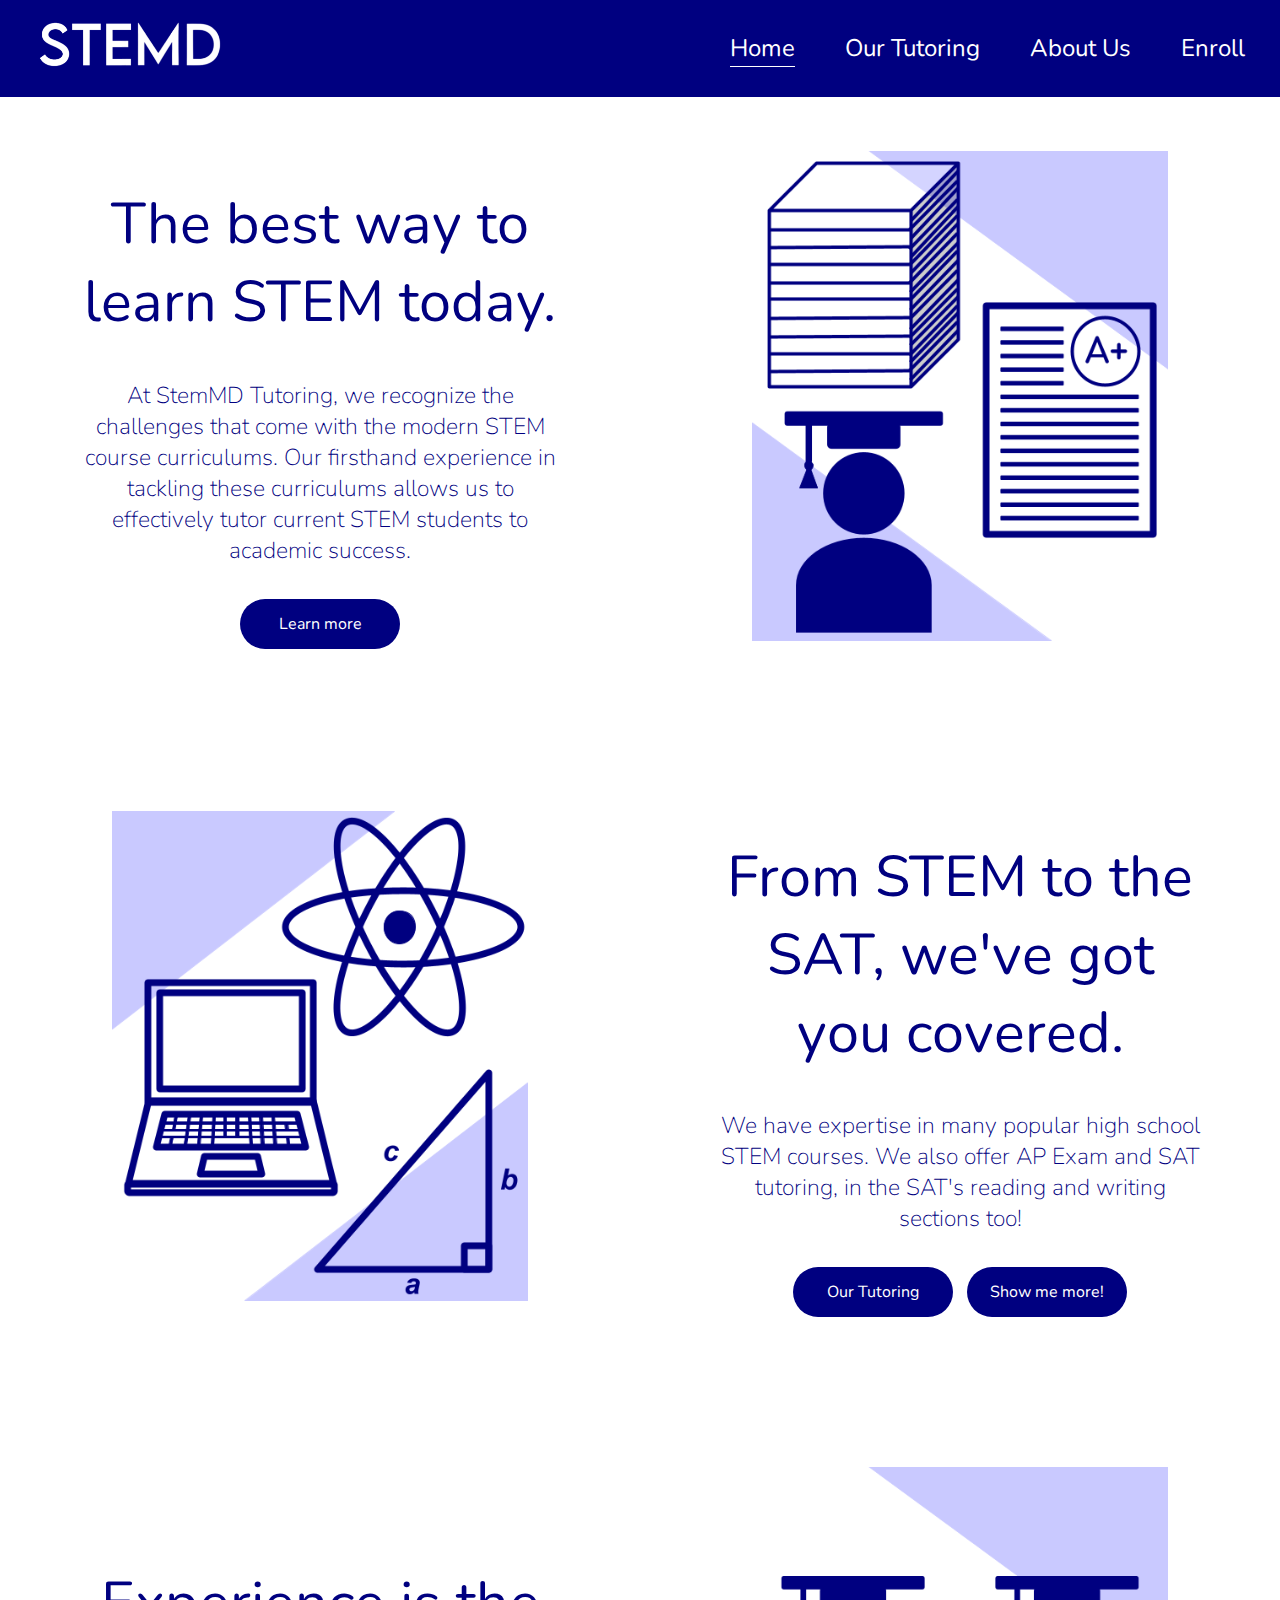
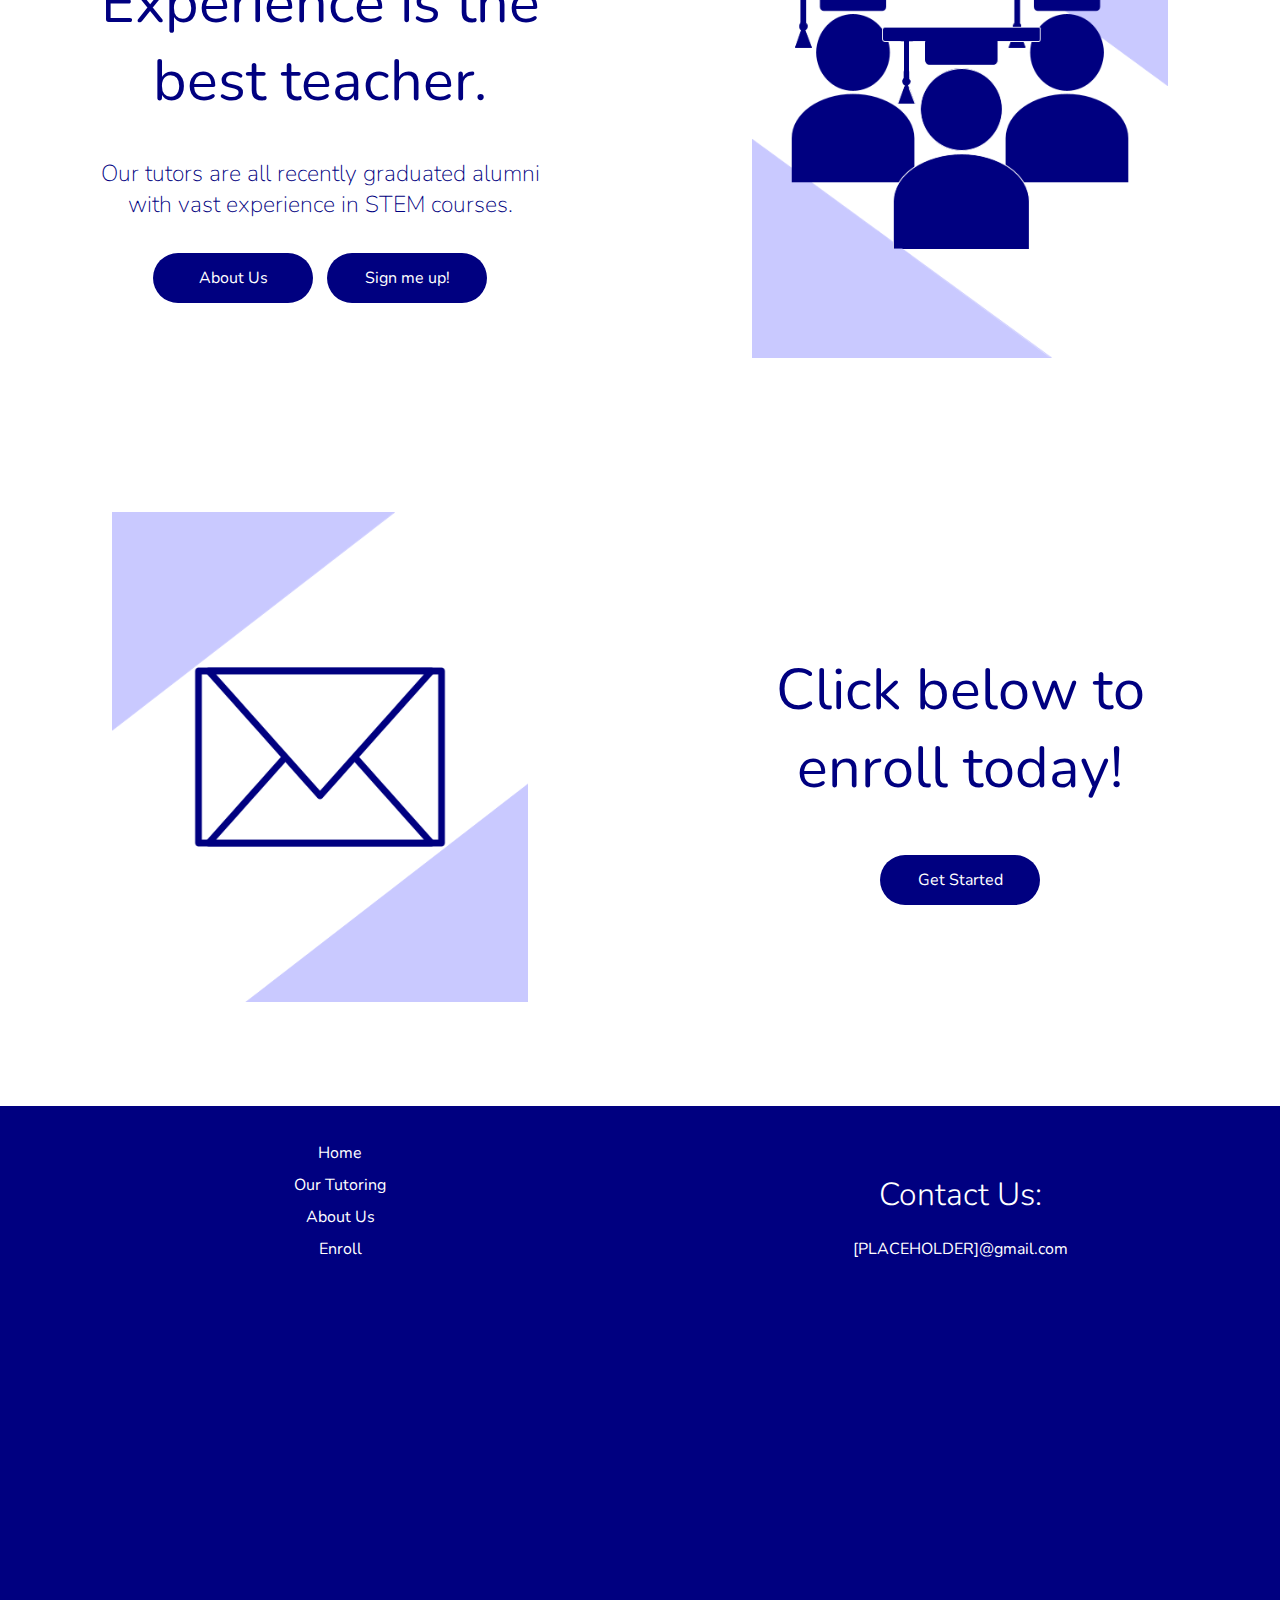
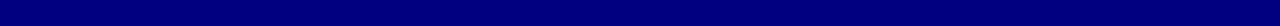
<file: src/index.html>
<!--
Vishnu Sreekanth

Tutoring Website

index.html
-->

<!DOCTYPE html>
<html lang="en">
    <head>
        <link rel="stylesheet" href="style.css">
        <link rel="preconnect" href="https://fonts.googleapis.com">
        <link rel="preconnect" href="https://fonts.gstatic.com" crossorigin>
        <link href="https://fonts.googleapis.com/css2?family=Nunito:wght@200;300;400;500;600&display=swap" rel="stylesheet">
        <script>

            function scrollToSpecifiedSection(specifiedSection) {
                document.getElementById(specifiedSection).scrollIntoView({
                    behavior: 'smooth'
                });
            }

            function showOrHidePopUpMenu() {
                if (document.getElementById("popUpMenu").style.display === "block") {
                    document.getElementById("popUpMenu").style.display = "none";
                } else {
                    document.getElementById("popUpMenu").style.display = "block"
                }
            }

        </script>
        <title>StemMD Tutoring</title>
        <link rel="icon" type="image/x-icon" href="img/favicon.ico">
    </head>
    <body>
        <nav>
            <div class="navBarLogo">
                <a href="index.html"><img src="img/StemMDLogo.png"></a>
            </div>
            <div class="navBarLinks">
                <ul>
                    <li><a href="index.html" class="alreadyOnPageOfLink">Home</a></li>
                    <li><a href="our-tutoring.html">Our Tutoring</a></li>
                    <li><a href="about-us.html">About Us</a></li>
                    <li><a href="enroll.html">Enroll</a></li>
                </ul>
                <div class="hamburgerMenu">
                    <img src="img/HamburgerMenu.png" onclick="showOrHidePopUpMenu()">
                </div>
            </div>
            <div class="break"></div>
            <div id="popUpMenu">
                <ul>
                    <li><a href="index.html" class="alreadyOnPageOfLink">Home</a></li>
                    <li><a href="our-tutoring.html">Our Tutoring</a></li>
                    <li><a href="about-us.html">About Us</a></li>
                    <li><a href="enroll.html">Enroll</a></li>
                </ul>
            </div>
        </nav>
        <div class="twoElementRow">
            <div class="rowHalf">
                <h1>The best way to learn STEM today.</h1>
                <p>At StemMD Tutoring, we recognize the challenges that come with the modern STEM course curriculums. 
                    Our firsthand experience in tackling these curriculums allows us to effectively tutor current STEM students to academic success.</p>
                <button onclick="scrollToSpecifiedSection('secondHomepageSection')">Learn more</button>
            </div><div class="rowHalf">
                <img src="img/StemMDHomepageGraphic1.png">
            </div>
        </div>
        <div id="secondHomepageSection">
            <div class="rowHalf">
                <img src="img/StemMDHomepageGraphic2.png">
            </div><div class="rowHalf">
                <h1>From STEM to the SAT, we've got you covered.</h1>
                <p>We have expertise in many popular high school STEM courses. We also offer AP Exam and SAT tutoring, in the SAT's reading and writing 
                    sections too!</p>
                <a href="our-tutoring.html"><button class="leftButton">Our Tutoring</button></a>
                <button class="rightButton" onclick="scrollToSpecifiedSection('thirdHomepageSection')">Show me more!</button>
            </div>
        </div>
        <div id="thirdHomepageSection">
            <div class="rowHalf">
                <h1>Experience is the best teacher.</h1>
                <p>Our tutors are all recently graduated alumni with vast experience in STEM courses.
                </p>
                <a href="about-us.html"><button class="leftButton">About Us</button></a>
                <button class="rightButton" onclick="scrollToSpecifiedSection('fourthHomepageSection')">Sign me up!</button>
            </div><div class="rowHalf">
                <img src="img/StemMDHomepageGraphic3.png">
            </div>
        </div>
        <div id="fourthHomepageSection" class="finalSectionOnPage">
            <div class="rowHalf">
                <img src="img/StemMDHomepageGraphic4.png">
            </div><div class="rowHalf">
                <h1>Click below to enroll today!</h1>
                <a href="enroll.html"><button>Get Started</button></a>
            </div>
        </div>
    </body>
    <footer>
        <div class="footerNav">
            <ul>
                <li><a href="index.html">Home</a></li>
                <li><a href="our-tutoring.html">Our Tutoring</a></li>
                <li><a href="about-us.html">About Us</a></li>
                <li><a href="enroll.html">Enroll</a></li>
            </ul>
        </div><div class="footerContactInfo">
            <h1>Contact Us:</h1>
            <p>[PLACEHOLDER]@gmail.com</p>
        </div>
    </footer>
</html>
</file>
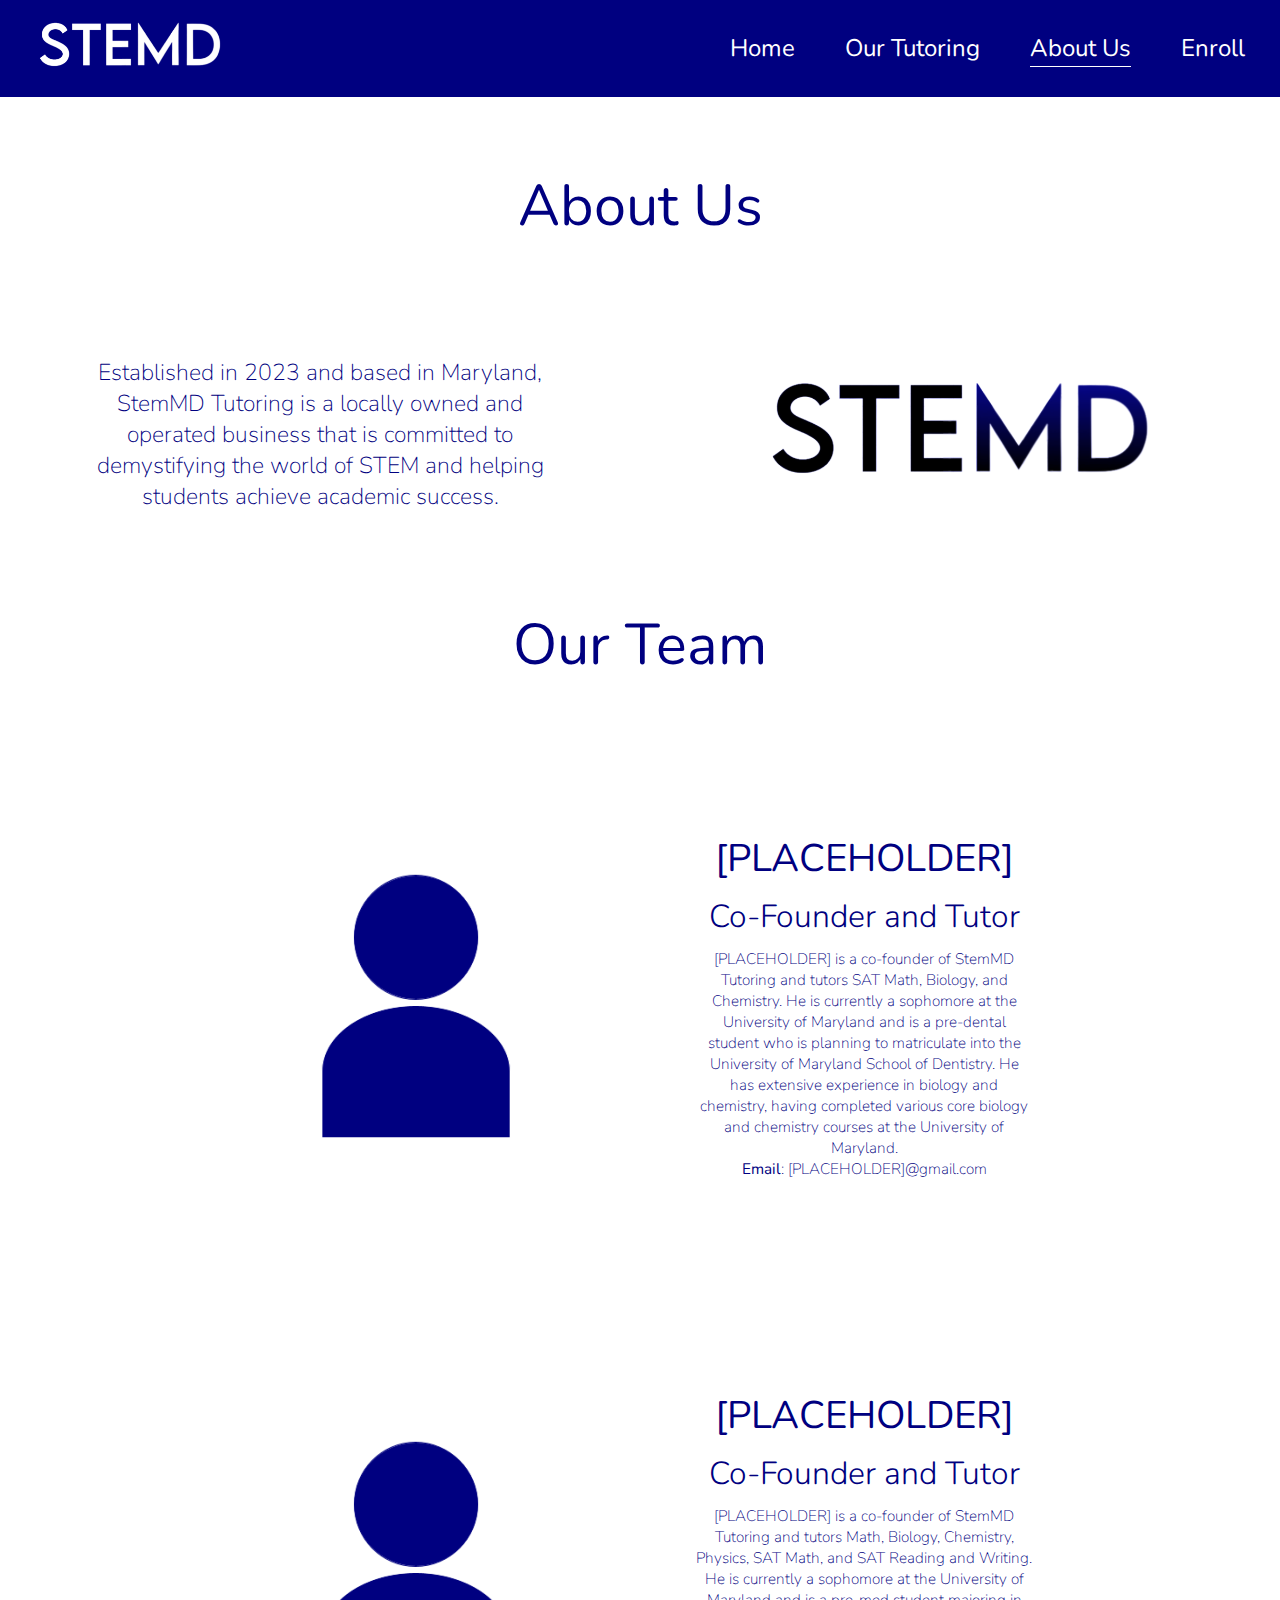
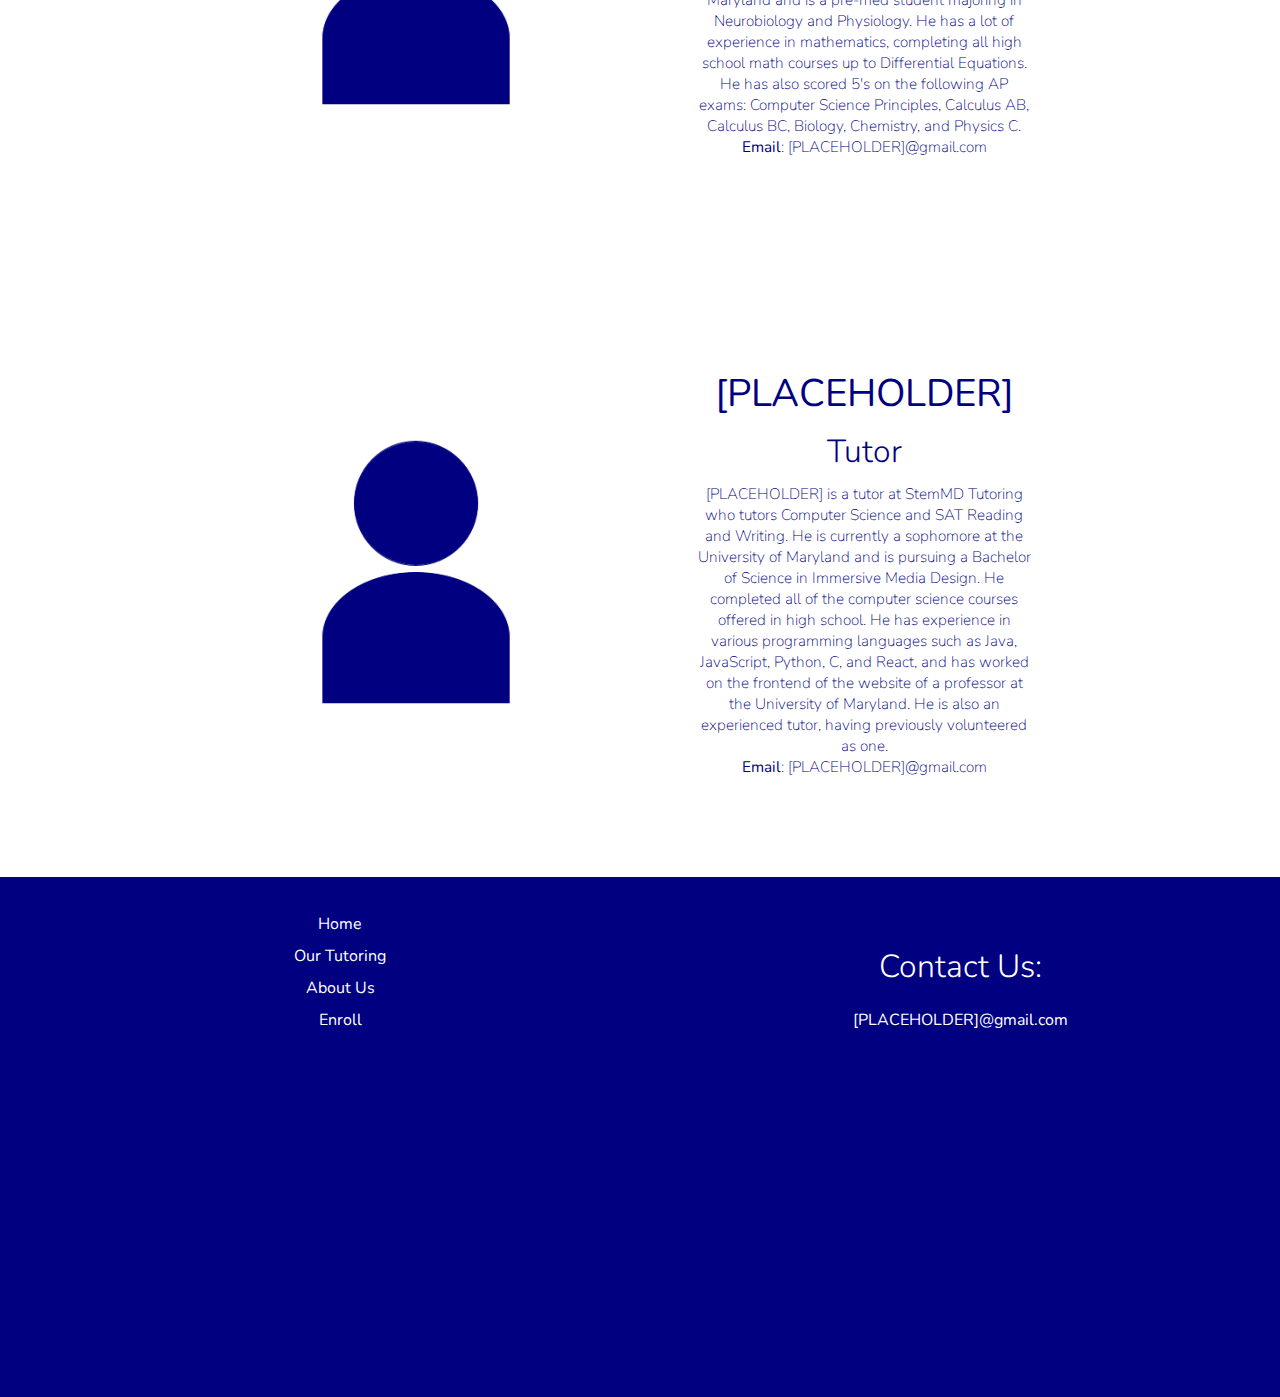
<file: src/about-us.html>
<!--
Vishnu Sreekanth

Tutoring Website

about-us.html
-->

<!DOCTYPE html>
<html lang="en">
    <head>
        <link rel="stylesheet" href="style.css">
        <link rel="preconnect" href="https://fonts.googleapis.com">
        <link rel="preconnect" href="https://fonts.gstatic.com" crossorigin>
        <link href="https://fonts.googleapis.com/css2?family=Nunito:wght@200;300;400;500;600&display=swap" rel="stylesheet">
        <script>

            function scrollToSpecifiedSection(specifiedSection) {
                document.getElementById(specifiedSection).scrollIntoView({
                    behavior: 'smooth'
                });
            }

            function showOrHidePopUpMenu() {
                if (document.getElementById("popUpMenu").style.display === "block") {
                    document.getElementById("popUpMenu").style.display = "none";
                } else {
                    document.getElementById("popUpMenu").style.display = "block"
                }
            }

        </script>
        <title>About Us | StemMD Tutoring</title>
        <link rel="icon" type="image/x-icon" href="img/favicon.ico">
    </head>
    <body>
        <nav>
            <div class="navBarLogo">
                <a href="index.html"><img src="img/StemMDLogo.png"></a>
            </div>
            <div class="navBarLinks">
                <ul>
                    <li><a href="index.html">Home</a></li>
                    <li><a href="our-tutoring.html">Our Tutoring</a></li>
                    <li><a href="about-us.html" class="alreadyOnPageOfLink">About Us</a></li>
                    <li><a href="enroll.html">Enroll</a></li>
                </ul>
                <div class="hamburgerMenu">
                    <img src="img/HamburgerMenu.png" onclick="showOrHidePopUpMenu()">
                </div>
            </div>
            <div class="break"></div>
            <div id="popUpMenu">
                <ul>
                    <li><a href="index.html">Home</a></li>
                    <li><a href="our-tutoring.html">Our Tutoring</a></li>
                    <li><a href="about-us.html" class="alreadyOnPageOfLink">About Us</a></li>
                    <li><a href="enroll.html">Enroll</a></li>
                </ul>
            </div>
        </nav>
        <div class="fullTextRow">
            <h1>About Us</h1>
        </div>
        <div class="twoElementRow">
            <div class="rowHalf">
                <p>Established in 2023 and based in Maryland, StemMD Tutoring is a locally owned and operated business that 
                    is committed to demystifying the world of STEM and helping students achieve academic success.</p>
            </div><div class="rowHalf">
                <img src="img/StemMDGradientLogo.png">
            </div>
        </div>
        <div class="fullTextRow">
            <h1>Our Team</h1>
        </div>
        <div class="condensedTwoElementRow">
            <div class="condensedRowHalf">
                <img src="img/StemMDPersonIcon.png">
            </div><div class="condensedRowHalf">
                <h1>[PLACEHOLDER]</h1>
                <h2>Co-Founder and Tutor</h2>
                <p>[PLACEHOLDER] is a co-founder of StemMD Tutoring and tutors SAT Math, Biology, and Chemistry. He is currently a sophomore 
                    at the University of Maryland and is a pre-dental student who is planning to matriculate into the University of Maryland 
                    School of Dentistry. He has extensive experience in biology and chemistry, having completed various core biology 
                    and chemistry courses at the University of Maryland.</p>
                <p><strong>Email</strong>: [PLACEHOLDER]@gmail.com</p>
            </div>
        </div>
        <div class="condensedTwoElementRow">
            <div class="condensedRowHalf">
                <img src="img/StemMDPersonIcon.png">
            </div><div class="condensedRowHalf">
                <h1>[PLACEHOLDER]</h1>
                <h2>Co-Founder and Tutor</h2>
                <p>[PLACEHOLDER] is a co-founder of StemMD Tutoring and tutors Math, Biology, Chemistry, Physics, SAT Math, and SAT Reading and Writing. 
                    He is currently a sophomore at the University of Maryland and is a pre-med student majoring in Neurobiology and Physiology. He 
                    has a lot of experience in mathematics, completing all high school math courses up to Differential Equations. He 
                    has also scored 5's on the following AP exams: Computer Science Principles, Calculus AB, Calculus BC, Biology, Chemistry, and
                     Physics C.</p>
                <p><strong>Email</strong>: [PLACEHOLDER]@gmail.com</p>
            </div>
        </div>
        <div class="condensedTwoElementRow">
            <div class="condensedRowHalf">
                <img src="img/StemMDPersonIcon.png">
            </div><div class="condensedRowHalf">
                <h1>[PLACEHOLDER]</h1>
                <h2>Tutor</h2>
                <p>[PLACEHOLDER] is a tutor at StemMD Tutoring who tutors Computer Science and SAT Reading and Writing. He is currently a sophomore at 
                    the University of Maryland and is pursuing a Bachelor of Science in Immersive Media Design. He completed all of the
                    computer science courses offered in high school. He has experience in various programming languages such as Java, JavaScript, Python, C, 
                    and React, and has worked on the frontend of the website of a professor at the University of Maryland. He is also an experienced 
                    tutor, having previously volunteered as one.
                </p>
                <p><strong>Email</strong>: [PLACEHOLDER]@gmail.com</p>
            </div>
        </div>
    </body>
    <footer>
        <div class="footerNav">
            <ul>
                <li><a href="index.html">Home</a></li>
                <li><a href="our-tutoring.html">Our Tutoring</a></li>
                <li><a href="about-us.html">About Us</a></li>
                <li><a href="enroll.html">Enroll</a></li>
            </ul>
        </div><div class="footerContactInfo">
            <h1>Contact Us:</h1>
            <p>[PLACEHOLDER]@gmail.com</p>
        </div>
    </footer>
</html>
</file>
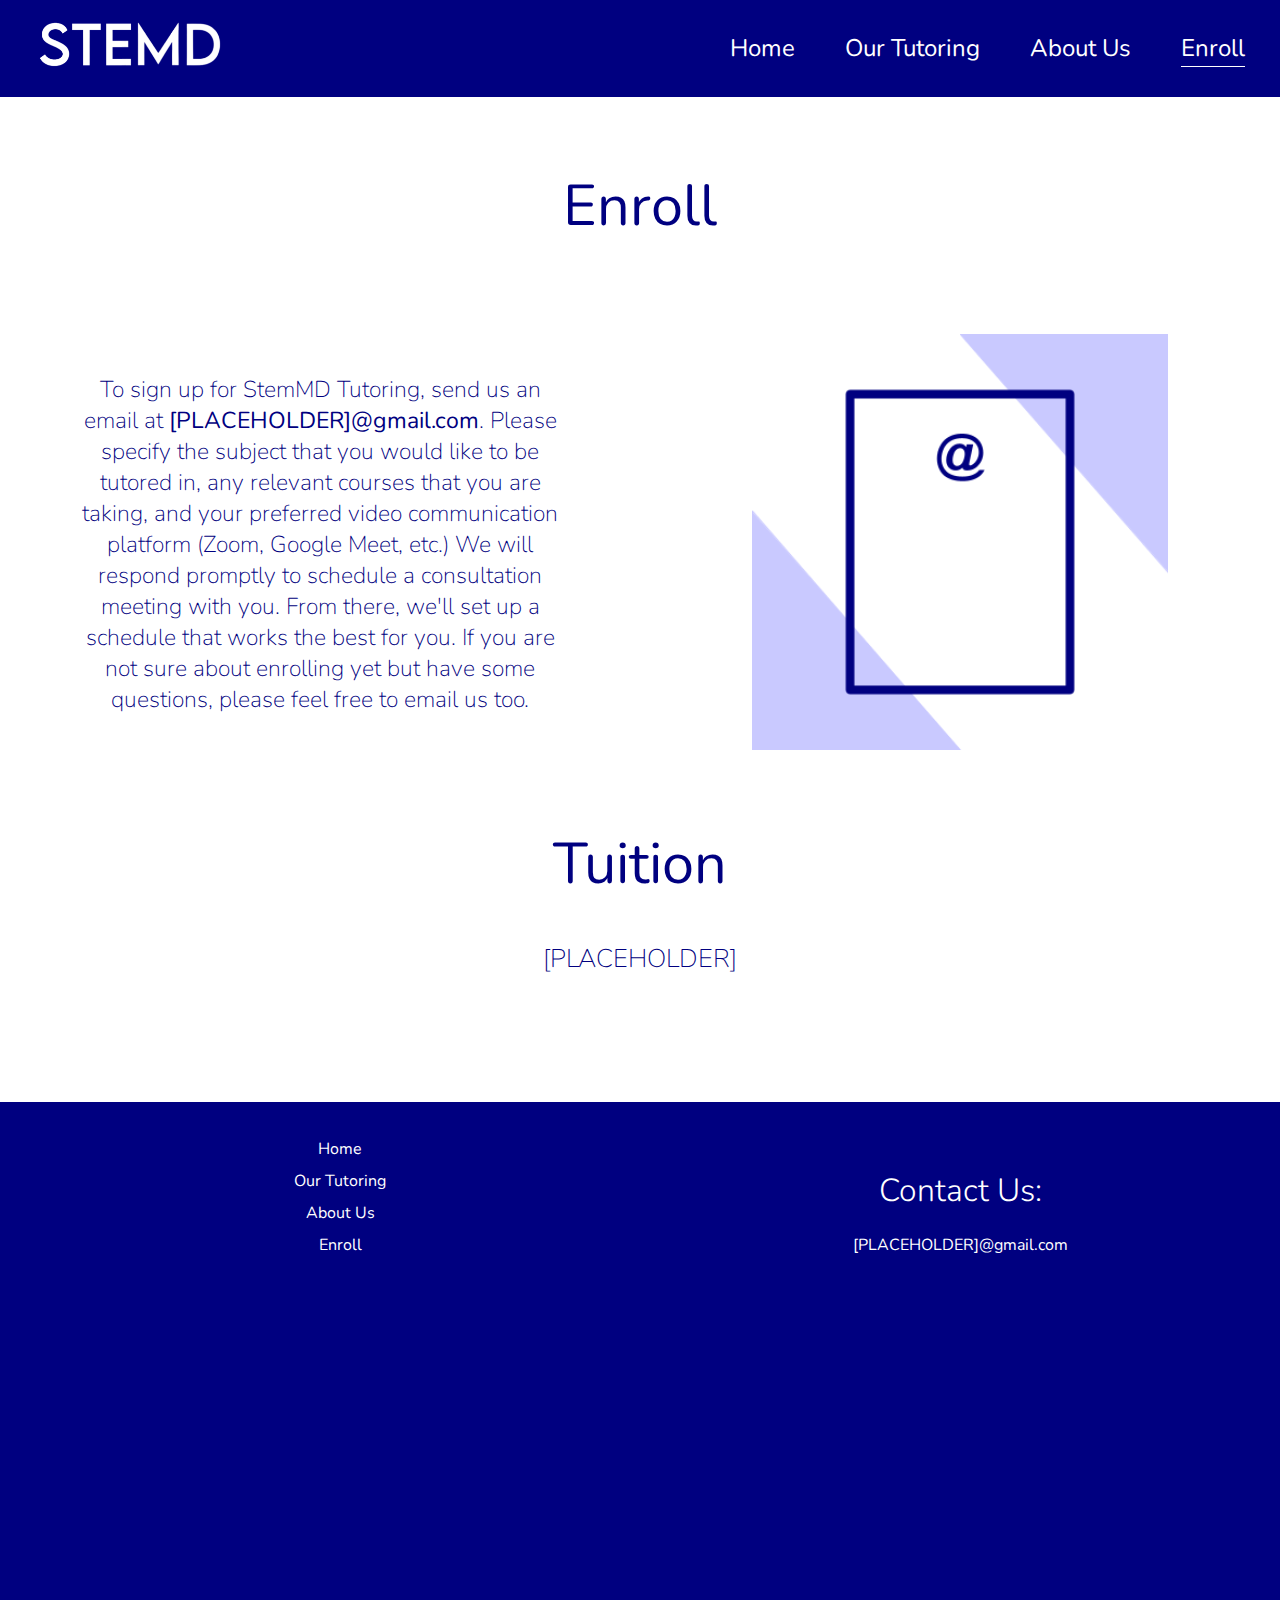
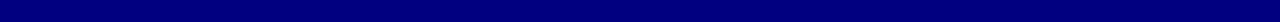
<file: src/enroll.html>
<!--
Vishnu Sreekanth

Tutoring Website

enroll.html
-->

<!DOCTYPE html>
<html lang="en">
    <head>
        <link rel="stylesheet" href="style.css">
        <link rel="preconnect" href="https://fonts.googleapis.com">
        <link rel="preconnect" href="https://fonts.gstatic.com" crossorigin>
        <link href="https://fonts.googleapis.com/css2?family=Nunito:wght@200;300;400;500;600&display=swap" rel="stylesheet">
        <script>

            function scrollToSpecifiedSection(specifiedSection) {
                document.getElementById(specifiedSection).scrollIntoView({
                    behavior: 'smooth'
                });
            }

            function showOrHidePopUpMenu() {
                if (document.getElementById("popUpMenu").style.display === "block") {
                    document.getElementById("popUpMenu").style.display = "none";
                } else {
                    document.getElementById("popUpMenu").style.display = "block"
                }
            }

        </script>
        <title>Enroll | StemMD Tutoring</title>
        <link rel="icon" type="image/x-icon" href="img/favicon.ico">
    </head>
    <body>
        <nav>
            <div class="navBarLogo">
                <a href="index.html"><img src="img/StemMDLogo.png"></a>
            </div>
            <div class="navBarLinks">
                <ul>
                    <li><a href="index.html">Home</a></li>
                    <li><a href="our-tutoring.html">Our Tutoring</a></li>
                    <li><a href="about-us.html">About Us</a></li>
                    <li><a href="enroll.html" class="alreadyOnPageOfLink">Enroll</a></li>
                </ul>
                <div class="hamburgerMenu">
                    <img src="img/HamburgerMenu.png" onclick="showOrHidePopUpMenu()">
                </div>
            </div>
            <div class="break"></div>
            <div id="popUpMenu">
                <ul>
                    <li><a href="index.html">Home</a></li>
                    <li><a href="our-tutoring.html">Our Tutoring</a></li>
                    <li><a href="about-us.html">About Us</a></li>
                    <li><a href="enroll.html" class="alreadyOnPageOfLink">Enroll</a></li>
                </ul>
            </div>
        </nav>
        <div class="fullTextRow">
            <h1>Enroll</h1>
        </div>
        <div class="twoElementRow">
            <div class="rowHalf">
                <p>To sign up for StemMD Tutoring, send us an email at <strong>[PLACEHOLDER]@gmail.com</strong>. Please specify the subject that you 
                would like to be tutored in, any relevant courses that you are taking, and your preferred video communication platform (Zoom, Google 
                Meet, etc.) We will respond promptly to schedule a consultation meeting with you. From there, we'll set up a schedule that works the best for 
                you. If you are not sure about enrolling yet but have some questions, please feel free to email us too.</p>
            </div><div class="rowHalf">
                <img src="img/StemMDEmailGraphic.png">
            </div>
        </div>
        <div class="fullTextRow finalSectionOnPage">
            <h1>Tuition</h1>
            <p>[PLACEHOLDER]</p>
        </div>
    </body>
    <footer>
        <div class="footerNav">
            <ul>
                <li><a href="index.html">Home</a></li>
                <li><a href="our-tutoring.html">Our Tutoring</a></li>
                <li><a href="about-us.html">About Us</a></li>
                <li><a href="enroll.html">Enroll</a></li>
            </ul>
        </div><div class="footerContactInfo">
            <h1>Contact Us:</h1>
            <p>[PLACEHOLDER]@gmail.com</p>
        </div>
    </footer>
</html>
</file>
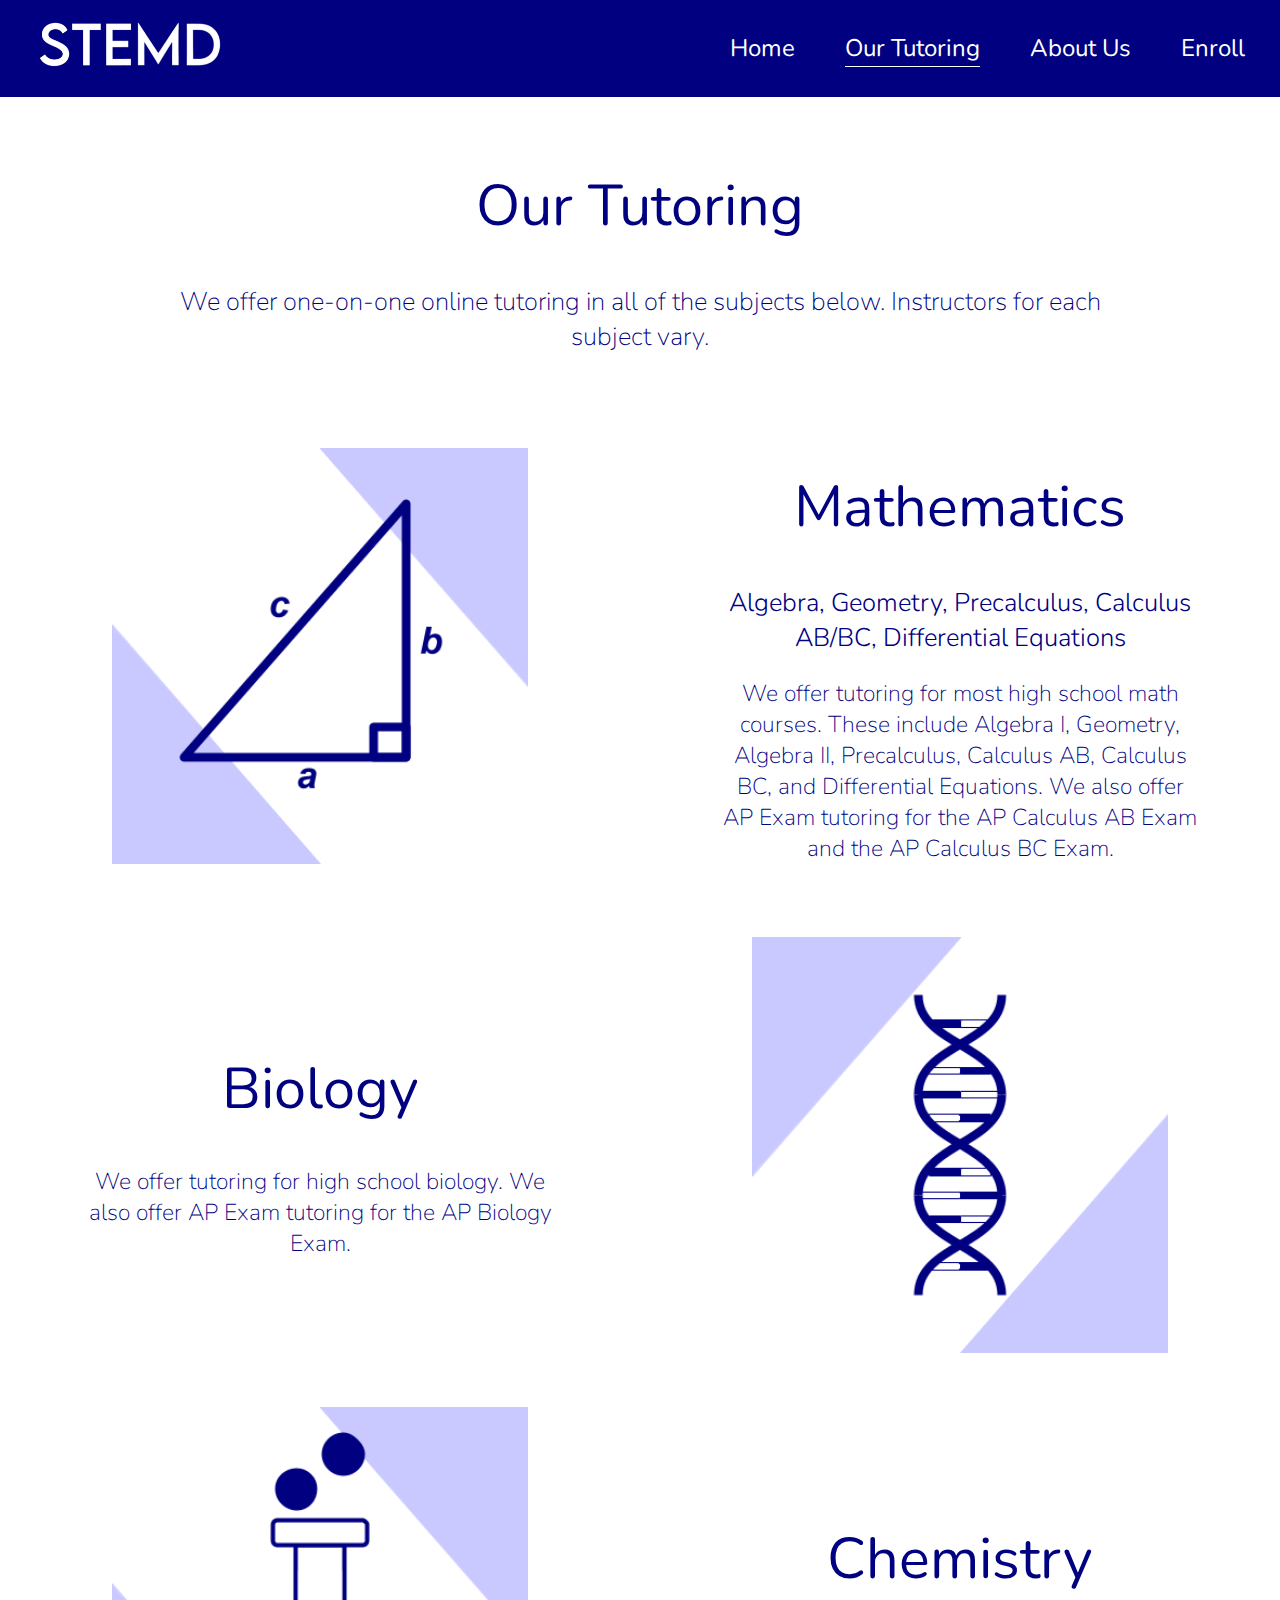
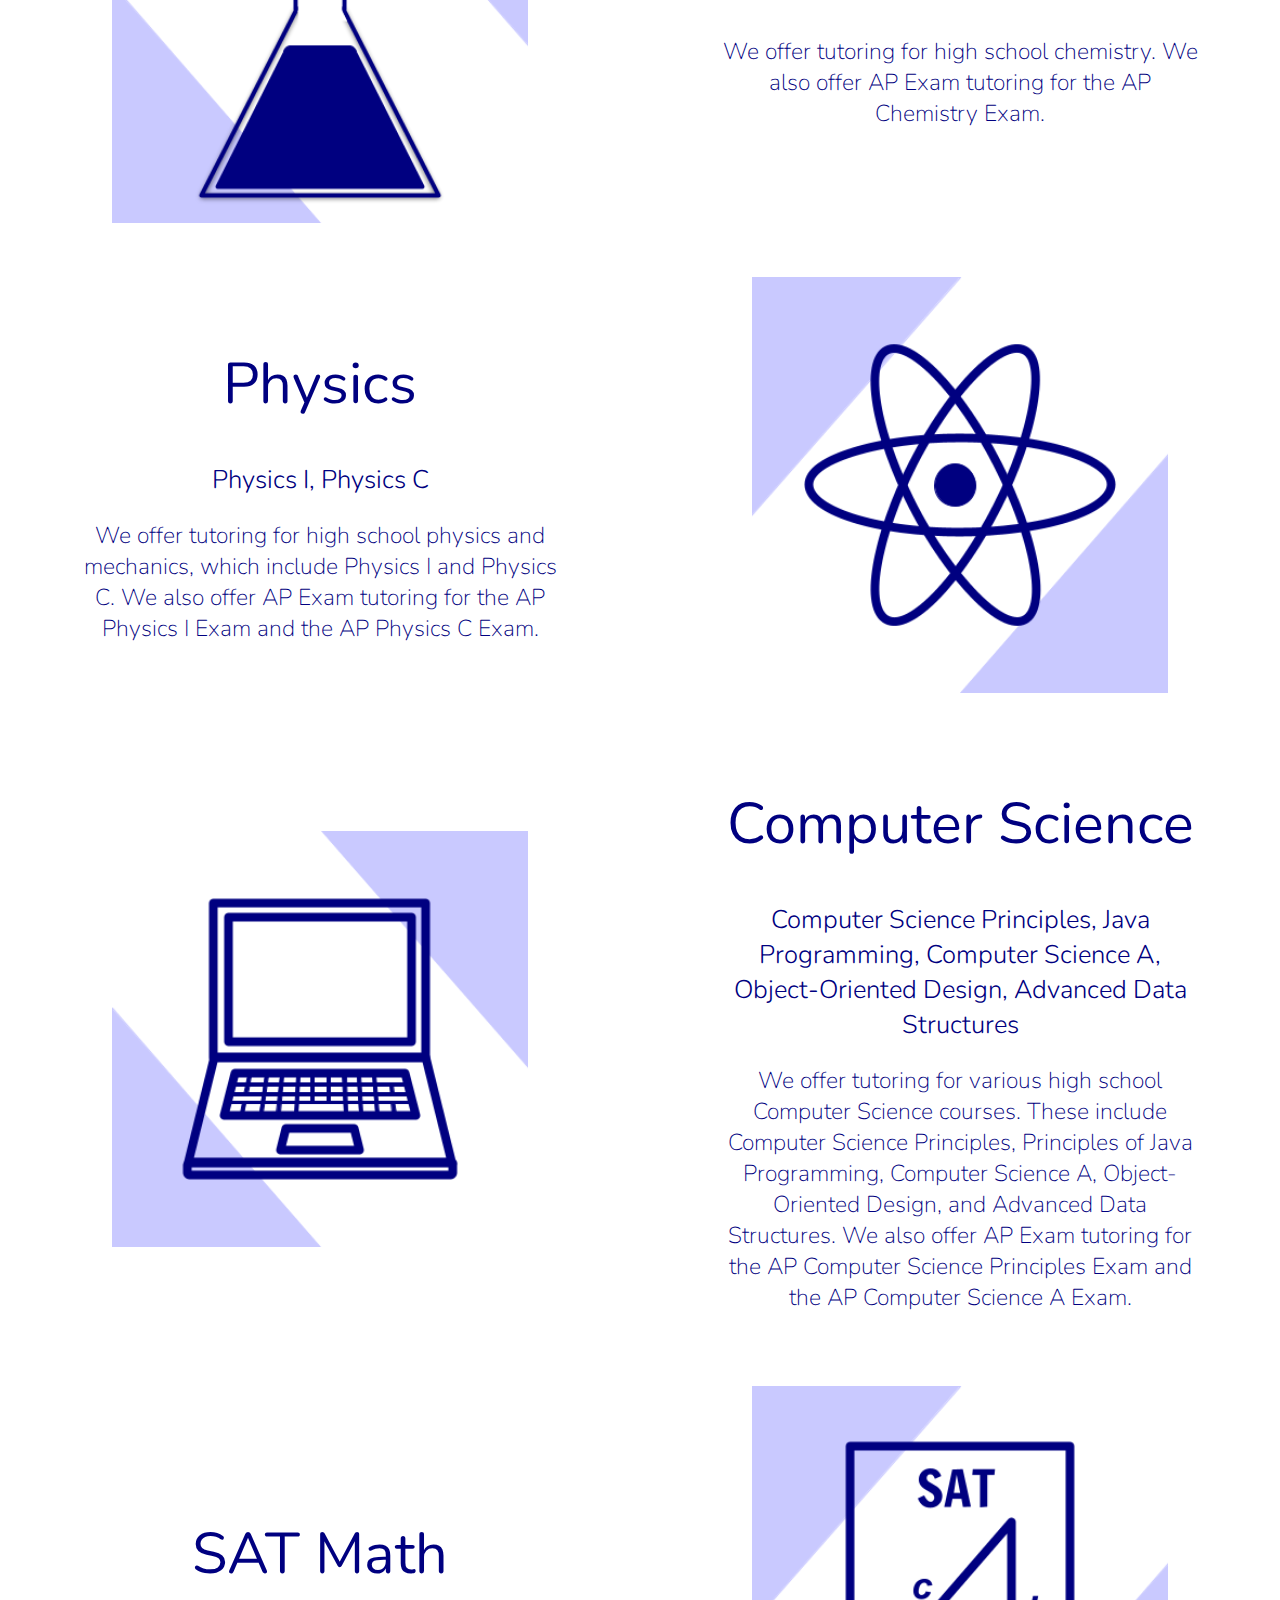
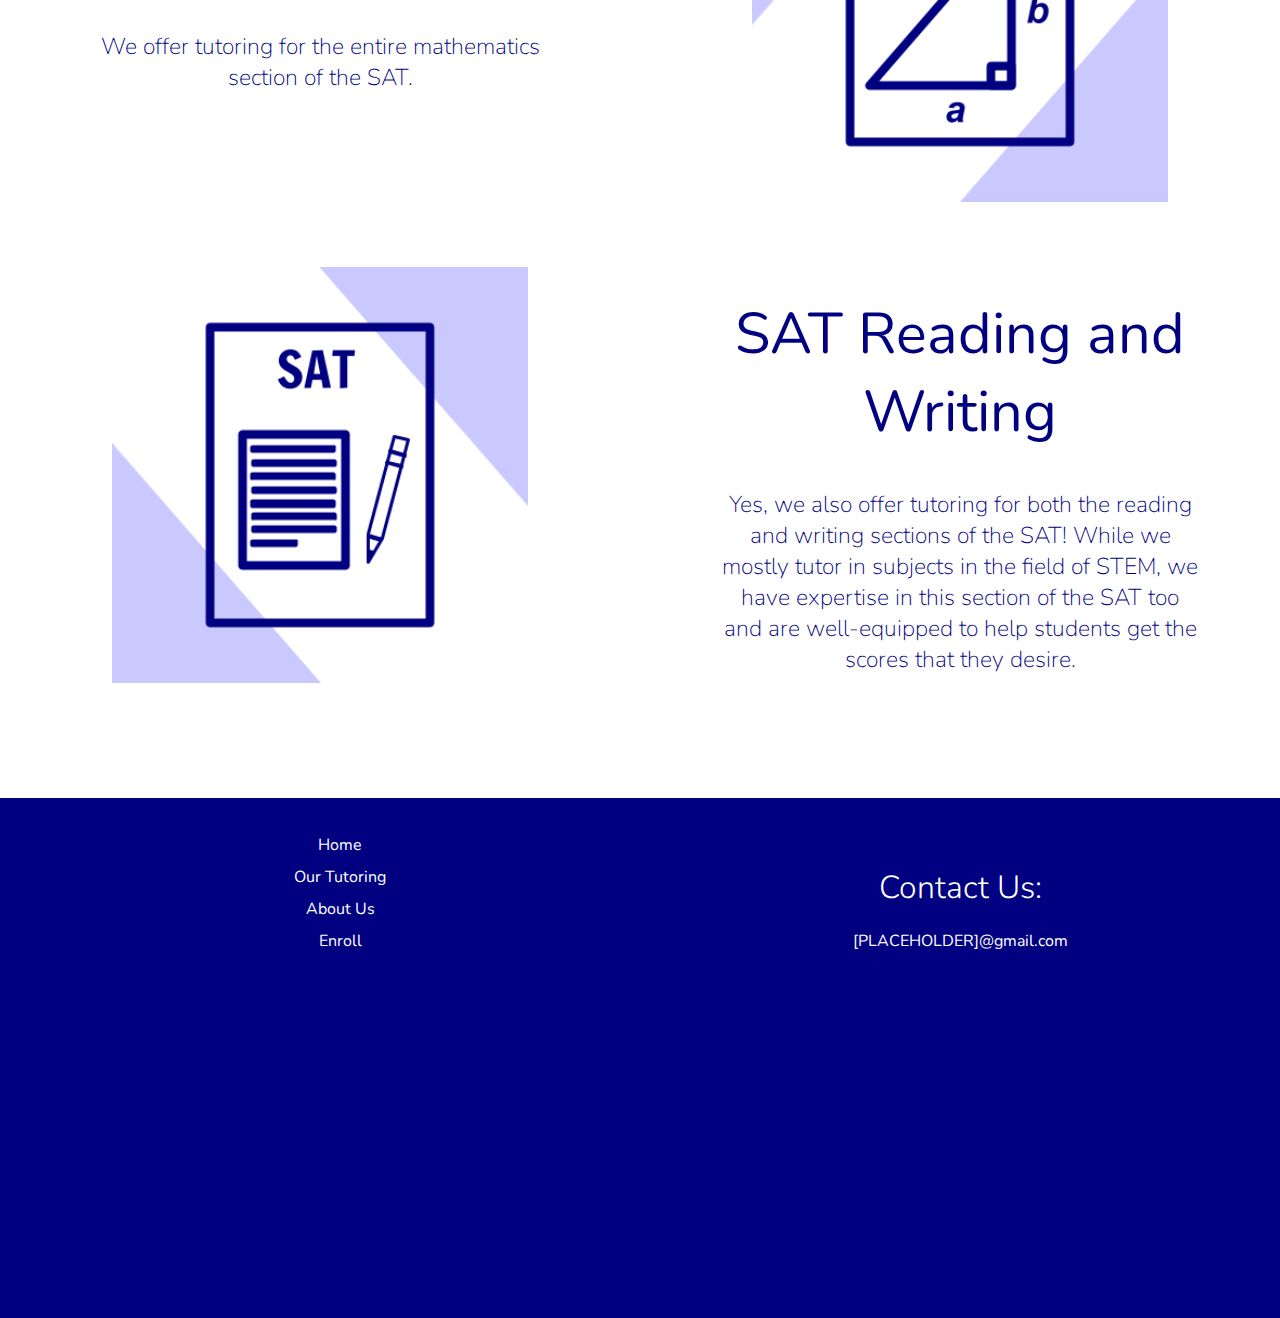
<file: src/our-tutoring.html>
<!--
Vishnu Sreekanth

Tutoring Website

our-tutoring.html
-->

<!DOCTYPE html>
<html lang="en">
    <head>
        <link rel="stylesheet" href="style.css">
        <link rel="preconnect" href="https://fonts.googleapis.com">
        <link rel="preconnect" href="https://fonts.gstatic.com" crossorigin>
        <link href="https://fonts.googleapis.com/css2?family=Nunito:wght@200;300;400;500;600&display=swap" rel="stylesheet">
        <script>

            function scrollToSpecifiedSection(specifiedSection) {
                document.getElementById(specifiedSection).scrollIntoView({
                    behavior: 'smooth'
                });
            }

            function showOrHidePopUpMenu() {
                if (document.getElementById("popUpMenu").style.display === "block") {
                    document.getElementById("popUpMenu").style.display = "none";
                } else {
                    document.getElementById("popUpMenu").style.display = "block"
                }
            }

        </script>
        <title>Our Tutoring | StemMD Tutoring</title>
        <link rel="icon" type="image/x-icon" href="img/favicon.ico">
    </head>
    <body>
        <nav>
            <div class="navBarLogo">
                <a href="index.html"><img src="img/StemMDLogo.png"></a>
            </div>
            <div class="navBarLinks">
                <ul>
                    <li><a href="index.html">Home</a></li>
                    <li><a href="our-tutoring.html" class="alreadyOnPageOfLink">Our Tutoring</a></li>
                    <li><a href="about-us.html">About Us</a></li>
                    <li><a href="enroll.html">Enroll</a></li>
                </ul>
                <div class="hamburgerMenu">
                    <img src="img/HamburgerMenu.png" onclick="showOrHidePopUpMenu()">
                </div>
            </div>
            <div class="break"></div>
            <div id="popUpMenu">
                <ul>
                    <li><a href="index.html">Home</a></li>
                    <li><a href="our-tutoring.html" class="alreadyOnPageOfLink">Our Tutoring</a></li>
                    <li><a href="about-us.html">About Us</a></li>
                    <li><a href="enroll.html">Enroll</a></li>
                </ul>
            </div>
        </nav>
        <div class="fullTextRow">
            <h1>Our Tutoring</h1>
            <p>We offer one-on-one online tutoring in all of the subjects below. Instructors for each subject vary.</p>
        </div>
        <div class="twoElementRow">
            <div class="rowHalf">
                <img src="img/StemMDMathGraphic.png">
            </div><div class="rowHalf">
                <h1>Mathematics</h1>
                <h2>Algebra, Geometry, Precalculus, Calculus AB/BC, Differential Equations</h2>
                <p>We offer tutoring for most high school math courses. These include Algebra I, Geometry, 
                    Algebra II, Precalculus, Calculus AB, Calculus BC, and Differential Equations. We also offer AP Exam tutoring 
                    for the AP Calculus AB Exam and the AP Calculus BC Exam.</p>
            </div>
        </div>
        <div class="twoElementRow">
            <div class="rowHalf">
                <h1>Biology</h1>
                <p>We offer tutoring for high school biology. We also offer AP Exam tutoring for the AP 
                    Biology Exam.</p>
            </div><div class="rowHalf">
                <img src="img/StemMDBiologyGraphic.png">
            </div>
        </div>
        <div class="twoElementRow">
            <div class="rowHalf">
                <img src="img/StemMDChemistryGraphic.png">
            </div><div class="rowHalf">
                <h1>Chemistry</h1>
                <p>We offer tutoring for high school chemistry. We also offer AP Exam tutoring for the AP 
                    Chemistry Exam.</p>
            </div>
        </div>
        <div class="twoElementRow">
            <div class="rowHalf">
                <h1>Physics</h1>
                <h2>Physics I, Physics C</h2>
                <p>We offer tutoring for high school physics and mechanics, which include Physics I and Physics C. We also 
                    offer AP Exam tutoring for the AP Physics I Exam and the AP Physics C Exam.</p>
            </div><div class="rowHalf">
                <img src="img/StemMDPhysicsGraphic.png">
            </div>
        </div>
        <div class="twoElementRow">
            <div class="rowHalf">
                <img src="img/StemMDCSGraphic.png">
            </div><div class="rowHalf">
                <h1>Computer Science</h1>
                <h2>Computer Science Principles, Java Programming, Computer Science A, Object-Oriented Design, Advanced Data Structures</h2>
                <p>We offer tutoring for various high school Computer Science courses. These include Computer Science Principles, 
                    Principles of Java Programming, Computer Science A, Object-Oriented Design, and Advanced Data Structures. We also offer AP Exam tutoring 
                    for the AP Computer Science Principles Exam and the AP Computer Science A Exam.</p>
            </div>
        </div>
        <div class="twoElementRow">
            <div class="rowHalf">
                <h1>SAT Math</h1>
                <p>We offer tutoring for the entire mathematics section of the SAT.</p>
            </div><div class="rowHalf">
                <img src="img/StemMDSATMathGraphic.png">
            </div>
        </div>
        <div class="twoElementRow finalSectionOnPage">
            <div class="rowHalf">
                <img src="img/StemMDSATELAGraphic.png">
            </div><div class="rowHalf">
                <h1>SAT Reading and Writing</h1>
                <p>Yes, we also offer tutoring for both the reading and writing sections of the SAT! While we mostly tutor in subjects in the field of STEM, 
                    we have expertise in this section of the SAT too and are well-equipped to help students get the scores that they desire.
                </p>
            </div>
        </div>
    </body>
    <footer>
        <div class="footerNav">
            <ul>
                <li><a href="index.html">Home</a></li>
                <li><a href="our-tutoring.html">Our Tutoring</a></li>
                <li><a href="about-us.html">About Us</a></li>
                <li><a href="enroll.html">Enroll</a></li>
            </ul>
        </div><div class="footerContactInfo">
            <h1>Contact Us:</h1>
            <p>[PLACEHOLDER]@gmail.com</p>
        </div>
    </footer>
</html>
</file>
<file: src/style.css>
/*
Vishnu Sreekanth

Tutoring Website

style.css
*/

body {
    margin: 0 auto;
    width: 100%;
    min-height: 100vh;
    display: flex;
    flex-direction: column;
}

nav {
    width: 100%;
    display: flex;
    flex-wrap: wrap;
    justify-content: space-between;
    background-color: navy;
    align-items: center;
    position: -webkit-sticky;
    position: sticky;
    top: 0;
    padding: 0;
    bottom: 0;
}

@media only screen and (max-width: 600px) {

    nav {
        position: static;
    }

}

.navBarLogo img {
    width: 200px;
    height: auto;
    padding-left: 15%;
}

@media only screen and (min-width: 1000px) {

    .navBarLinks ul {
        display: flex;
        justify-content: flex-end;
    }

    .hamburgerMenu img {
        display: none;
    }
    
    #popUpMenu {
        display: none;
    }
    
    #popUpMenu ul li {
        display: none;
    }
    
    #popUpMenu ul li a {
        display: none;
    }

}

@media only screen and (max-width: 1000px) {

    .navBarLinks ul li {
        display: none
    }

    .hamburgerMenu {
        display: block;
    }

    #popUpMenu {
        display: none;
        width: 100%;
        margin-top: 0;
        text-align: center;
        background-color: rgb(0, 0, 98);
    }
    
    #popUpMenu ul li {
        list-style: none;
        margin-bottom: 20px;
    }
    
    #popUpMenu ul li a {
        text-decoration: none;
        color: white;
        font-family: 'Nunito', sans-serif;
        font-weight: 400;
        transition: border-bottom 0.2s;
        font-size: 1.5em;
    }

    #popUpMenu ul li a:hover {
        border-bottom: solid 1.5px white;
    }

}

.navBarLinks {
    display: flex;
    align-items: center;
}

.navBarLinks ul {
    display: flex;
    justify-content: flex-end;
    align-items: center;
}

.navBarLinks ul li {
    list-style: none;
    padding-right: 20px;
}

.navBarLinks ul li a {
    margin-left: 15px;
    margin-right: 15px;
    padding-bottom: 2px;
    text-decoration: none;
    font-size: 1.5em;
    color: white;
    font-family: 'Nunito', sans-serif;
    font-weight: 400;
    transition: border-bottom 0.2s;
}


.navBarLinks ul li a:hover, .alreadyOnPageOfLink {
    border-bottom: solid 1.5px white;
}

.hamburgerMenu {
    display: flex;
    justify-content: flex-end;
    align-items: center;
}

.hamburgerMenu img {
    padding-right: 20px;
    width: 50px;
    height: auto;
}

.break {
    flex-basis: 100%;
    height: 0;
}

.twoElementRow {
    width: 100%;
    margin-top: 50px;
}

#secondHomepageSection, #thirdHomepageSection, #fourthHomepageSection {
    width: 100%;
    padding-top: 150px;
}

.rowHalf, .condensedRowHalf {
    width: 50%;
    display: inline-block;
    vertical-align: middle;
    text-align: center;
}

.rowHalf h1 {
    padding-left: 12.5%;
    padding-right: 12.5%;
    font-weight: 400;
    color: navy;
    font-family: 'Nunito', sans-serif;
    font-size: 4.5vw;
}

.rowHalf h2 {
    padding-left: 12.5%;
    padding-right: 12.5%;
    font-weight: 300;
    color: navy;
    font-family: 'Nunito', sans-serif;
    font-size: 2vw;
}

.rowHalf p {
    padding-left: 12.5%;
    padding-right: 12.5%;
    font-size: 1.8vw;
    font-family: 'Nunito', sans-serif;
    color: navy;
    font-weight: 100;
}

.rowHalf button {
    margin: 10px 5px auto;
    font-family: 'Nunito', sans-serif;
    font-size: 16px;
    background-color: navy;
    border: none;
    color: white;
    border-radius: 30px;
    width: 160px;
    height: 50px;
    vertical-align: middle;
}

.rowHalf button:hover {
    background-color: rgb(0, 0, 90);
}

.rowHalf button:active {
    background-color: rgb(0, 0, 50);
}

.rowHalf img {
    padding-left: 17.5%;
    padding-right: 17.5%;
    width: 65%;
}

.condensedTwoElementRow {
    width: 70%;
    margin-left: auto;
    margin-right: auto;
    margin-top: 100px;
    margin-bottom: 100px;
}

.condensedRowHalf h1 {
    padding-left: 12.5%;
    padding-right: 12.5%;
    font-weight: 400;
    color: navy;
    font-family: 'Nunito', sans-serif;
    font-size: 3vw;
    margin: 10px 0 10px;
}

.condensedRowHalf h2 {
    padding-left: 12.5%;
    padding-right: 12.5%;
    font-weight: 300;
    color: navy;
    font-family: 'Nunito', sans-serif;
    font-size: 2.5vw;
    margin: 10px 0 10px;
}

.condensedRowHalf p {
    padding-left: 12.5%;
    padding-right: 12.5%;
    font-weight: 100;
    color: navy;
    font-family: 'Nunito', sans-serif;
    font-size: 1.2vw;
    margin: 0;
}

.condensedRowHalf img {
    padding-left: 12.5%;
    padding-right: 12.5%;
    width: 75%;
}

.fullTextRow {
    margin-top: 2.5%;
    text-align: center;
    width: 100%;
}

.fullTextRow h1 {
    color: navy;
    font-size: 4.5vw;
    font-weight: 400;
    font-family: 'Nunito', sans-serif;
}

.fullTextRow p {
    padding-left: 12.5%;
    padding-right: 12.5%;
    font-size: 2vw;
    font-family: 'Nunito', sans-serif;
    color: navy;
    font-weight: 100;
}

footer {
    margin-top: auto;
    padding-top: 20px;
    height: 500px;
    background-color: navy;
    overflow: hidden;
    margin-bottom:0;
    width: 100%;
    text-align: center;
    font-family: 'Nunito', sans-serif;
}

.footerNav {
    display: inline-block;
    width: 50%;
}

.footerNav ul li {
    list-style: none;
    margin: 10px 0;
}

.footerNav ul li a {
    color: white;
    text-decoration: none;
    transition: border-bottom 0.2s;
}

.footerNav ul li a:hover {
    border-bottom: solid 1.5px white;
}

.footerContactInfo {
    display: inline-block;
    width: 50%;
    color: white;
}

.footerContactInfo h1 {
    font-weight: 300;
}

.finalSectionOnPage {
    margin-bottom: 100px;
}
</file>
